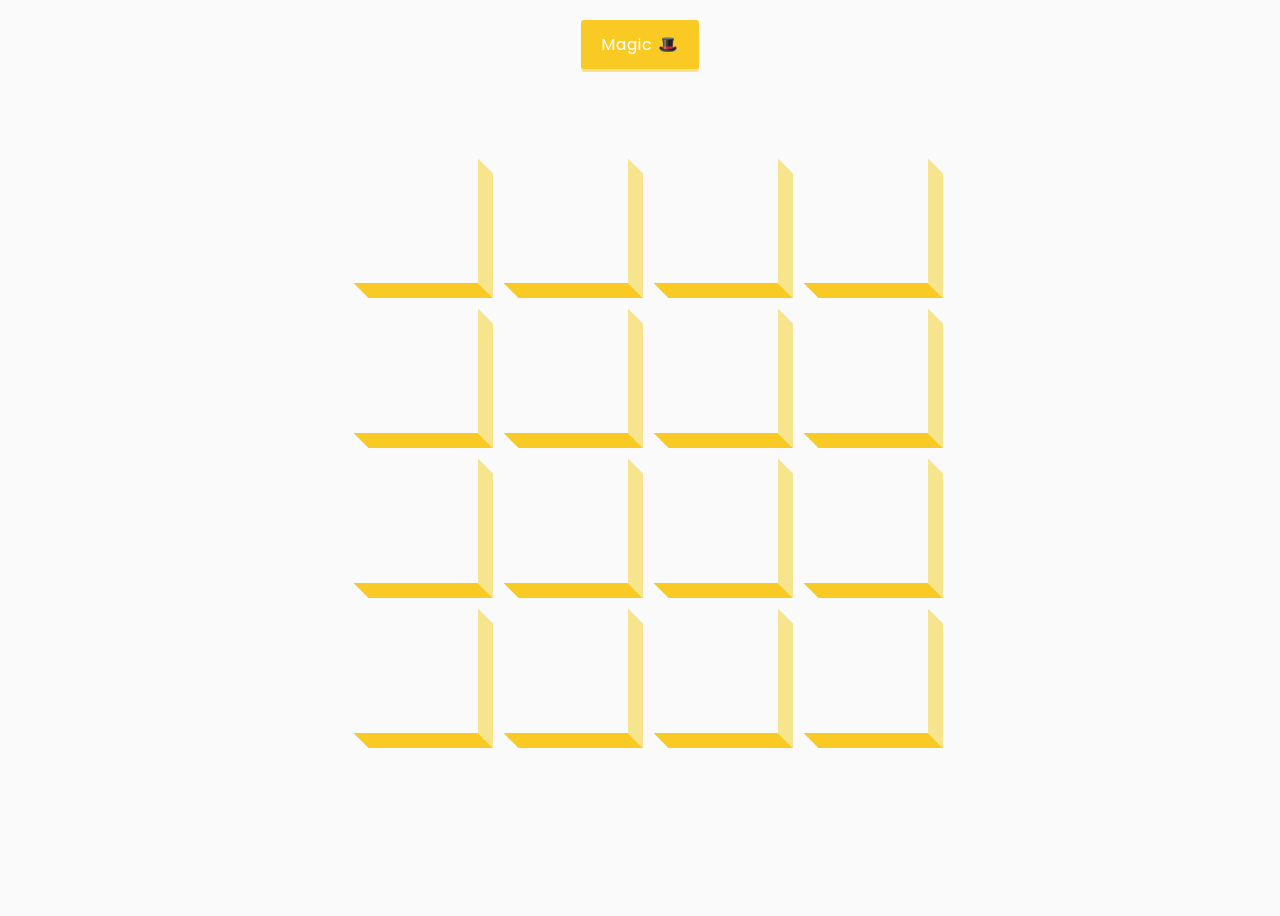
<file: 3D background boxes/index.html>
<!DOCTYPE html>
<html lang="en">
  <head>
    <meta charset="UTF-8" />
    <meta name="viewport" content="width=device-width, initial-scale=1.0" />
    <link
      rel="stylesheet"
      href="https://cdnjs.cloudflare.com/ajax/libs/font-awesome/5.14.0/css/all.min.css"
      integrity="sha512-1PKOgIY59xJ8Co8+NE6FZ+LOAZKjy+KY8iq0G4B3CyeY6wYHN3yt9PW0XpSriVlkMXe40PTKnXrLnZ9+fkDaog=="
      crossorigin="anonymous"
    />
    <link rel="stylesheet" href="style.css" />
    <title>3D Boxes Background</title>
  </head>
  <body>
    <button id="btn" class="magic">Magic 🎩</button>
    <div id="boxes" class="boxes big"></div>
    <script src="script.js"></script>
  </body>
</html>
</file>
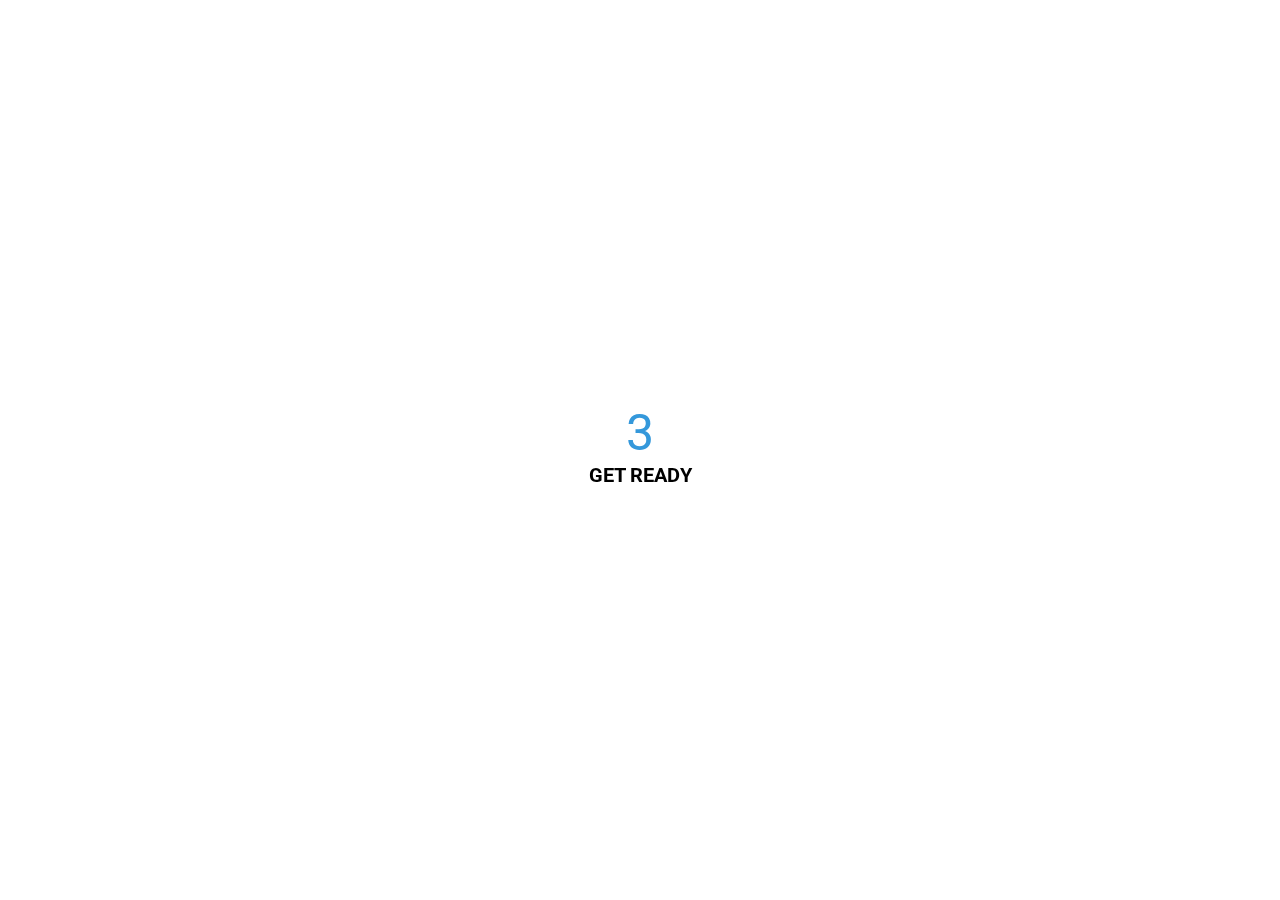
<file: animated countdown/index.html>
<!DOCTYPE html>
<html lang="en">
  <head>
    <meta charset="UTF-8" />
    <meta name="viewport" content="width=device-width, initial-scale=1.0" />
    <link rel="stylesheet" href="style.css" />
    <title>Animated Countdown</title>
  </head>
  <body>
    <div class="counter">
      <div class="nums">
        <span class="in">3</span>
        <span>2</span>
        <span>1</span>
        <span>0</span>
      </div>
      <h4>Get Ready</h4>
    </div>

    <div class="final">
      <h1>GO</h1>
      <button id="replay">
        <span>Replay</span>
      </button>
    </div>
    <script src="script.js"></script>
  </body>
</html>
</file>
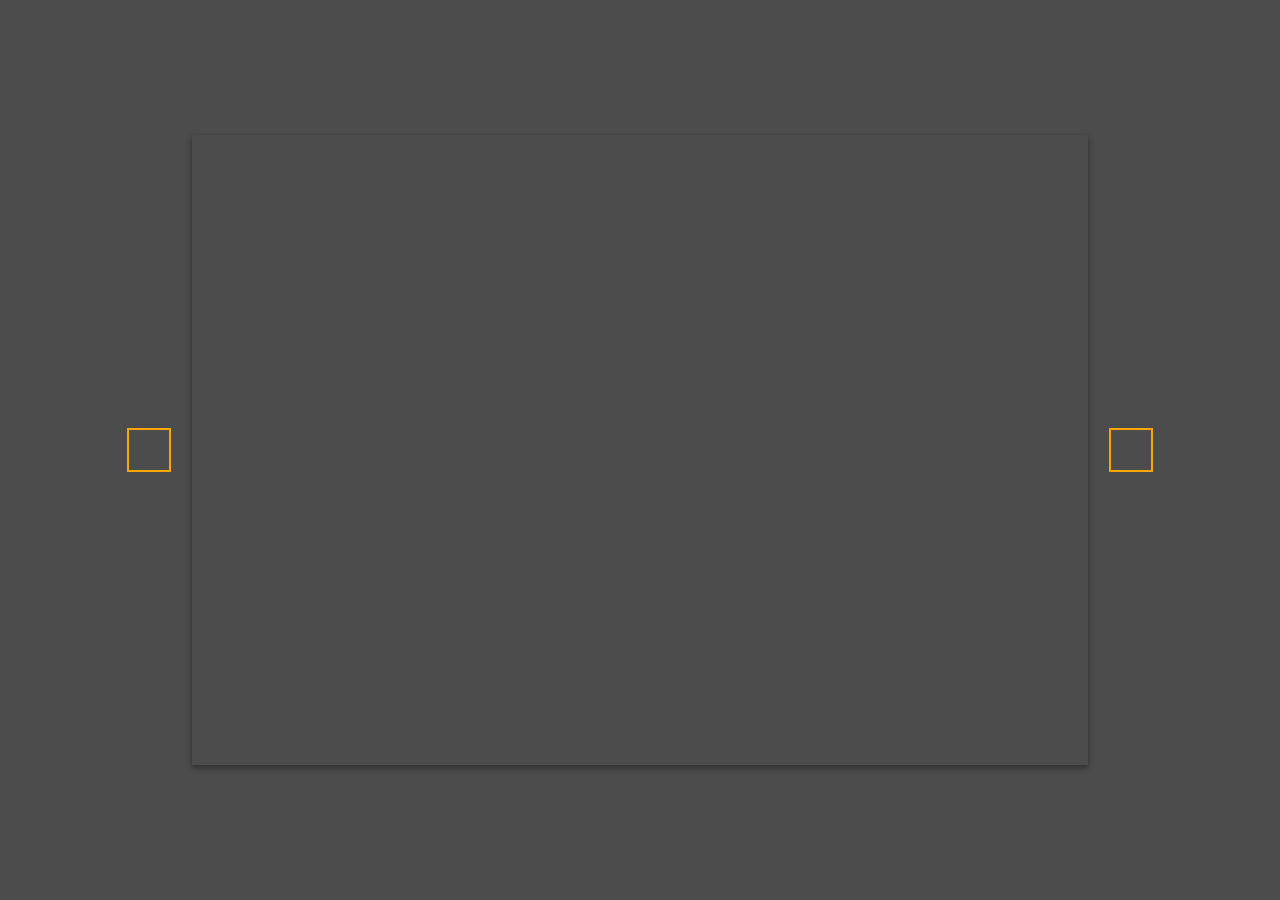
<file: background slider/index.html>
<!DOCTYPE html>
<html lang="en">
  <head>
    <meta charset="UTF-8" />
    <meta name="viewport" content="width=device-width, initial-scale=1.0" />
    <link
      rel="stylesheet"
      href="https://cdnjs.cloudflare.com/ajax/libs/font-awesome/5.14.0/css/all.min.css"
      integrity="sha512-1PKOgIY59xJ8Co8+NE6FZ+LOAZKjy+KY8iq0G4B3CyeY6wYHN3yt9PW0XpSriVlkMXe40PTKnXrLnZ9+fkDaog=="
      crossorigin="anonymous"
    />
    <link rel="stylesheet" href="style.css" />
    <title>Background Slider</title>
  </head>
  <body>
    <div class="slider-container">
      <div
        class="slide active"
        style="
          background-image: url('https://images.unsplash.com/photo-1549880338-65ddcdfd017b?ixlib=rb-1.2.1&ixid=eyJhcHBfaWQiOjEyMDd9&auto=format&fit=crop&w=2100&q=80');
        "
      ></div>
      <div
        class="slide"
        style="
          background-image: url('https://images.unsplash.com/photo-1511593358241-7eea1f3c84e5?ixlib=rb-1.2.1&ixid=eyJhcHBfaWQiOjEyMDd9&auto=format&fit=crop&w=1934&q=80');
        "
      ></div>

      <div
        class="slide"
        style="
          background-image: url('https://images.unsplash.com/photo-1495467033336-2effd8753d51?ixlib=rb-1.2.1&ixid=eyJhcHBfaWQiOjEyMDd9&auto=format&fit=crop&w=2100&q=80');
        "
      ></div>

      <div
        class="slide"
        style="
          background-image: url('https://images.unsplash.com/photo-1522735338363-cc7313be0ae0?ixlib=rb-1.2.1&ixid=eyJhcHBfaWQiOjEyMDd9&auto=format&fit=crop&w=2689&q=80');
        "
      ></div>

      <div
        class="slide"
        style="
          background-image: url('https://images.unsplash.com/photo-1559087867-ce4c91325525?ixlib=rb-1.2.1&ixid=eyJhcHBfaWQiOjEyMDd9&auto=format&fit=crop&w=2100&q=80');
        "
      ></div>

      <button class="arrow left-arrow" id="left">
        <i class="fas fa-arrow-left"></i>
      </button>

      <button class="arrow right-arrow" id="right">
        <i class="fas fa-arrow-right"></i>
      </button>
    </div>
    <script src="script.js"></script>
  </body>
</html>
</file>
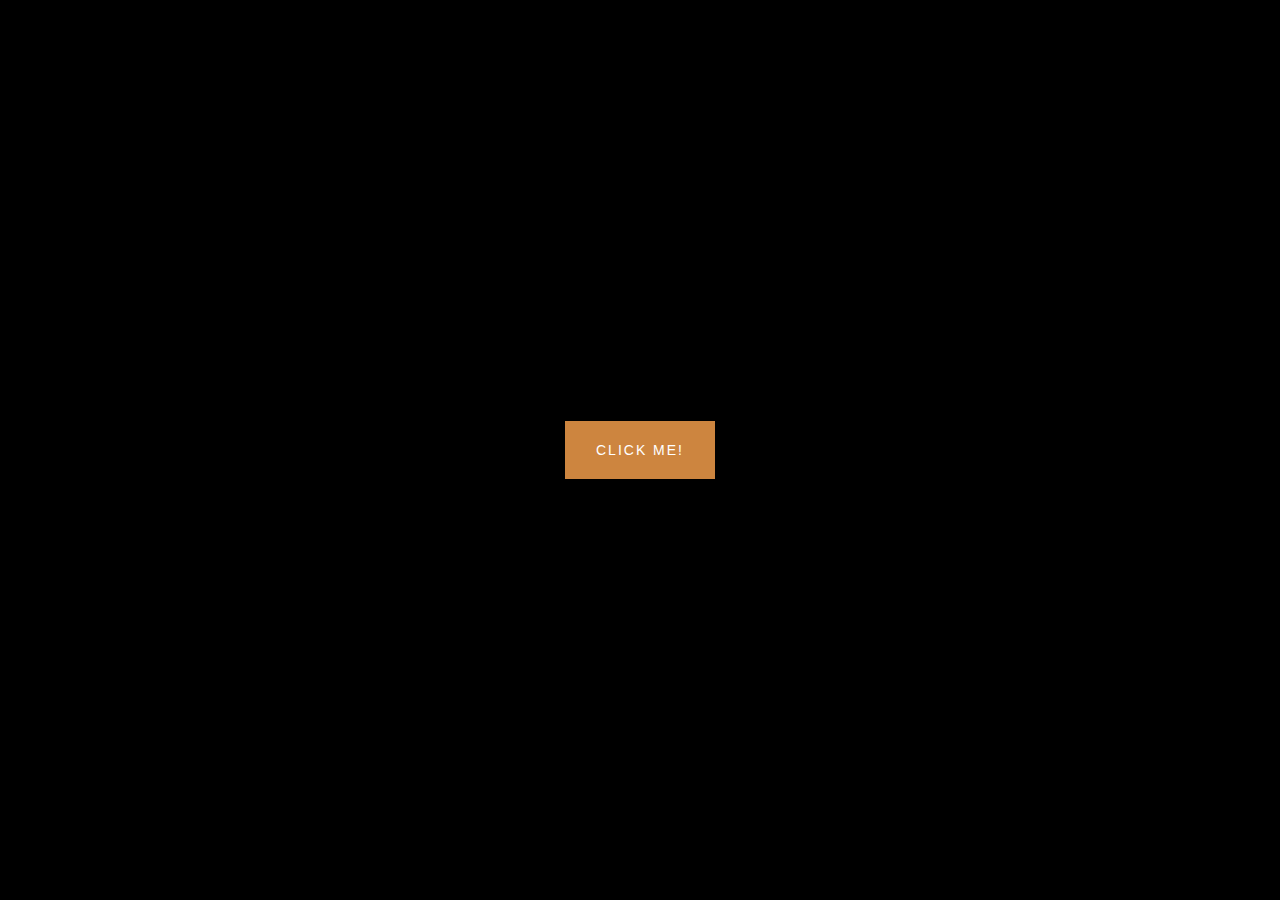
<file: button ripple effect/index.html>
<!DOCTYPE html>
<html lang="en">
<head>
    <meta charset="UTF-8">
    <meta name="viewport" content="width=device-width, initial-scale=1.0">
    <link rel="stylesheet" href="style.css">
    <title>Document</title>
</head>
<body>
    <button class="ripple">Click Me! <span class="circle"></span></button>

    <script src="script.js"></script>
</body>
</html>
</file>
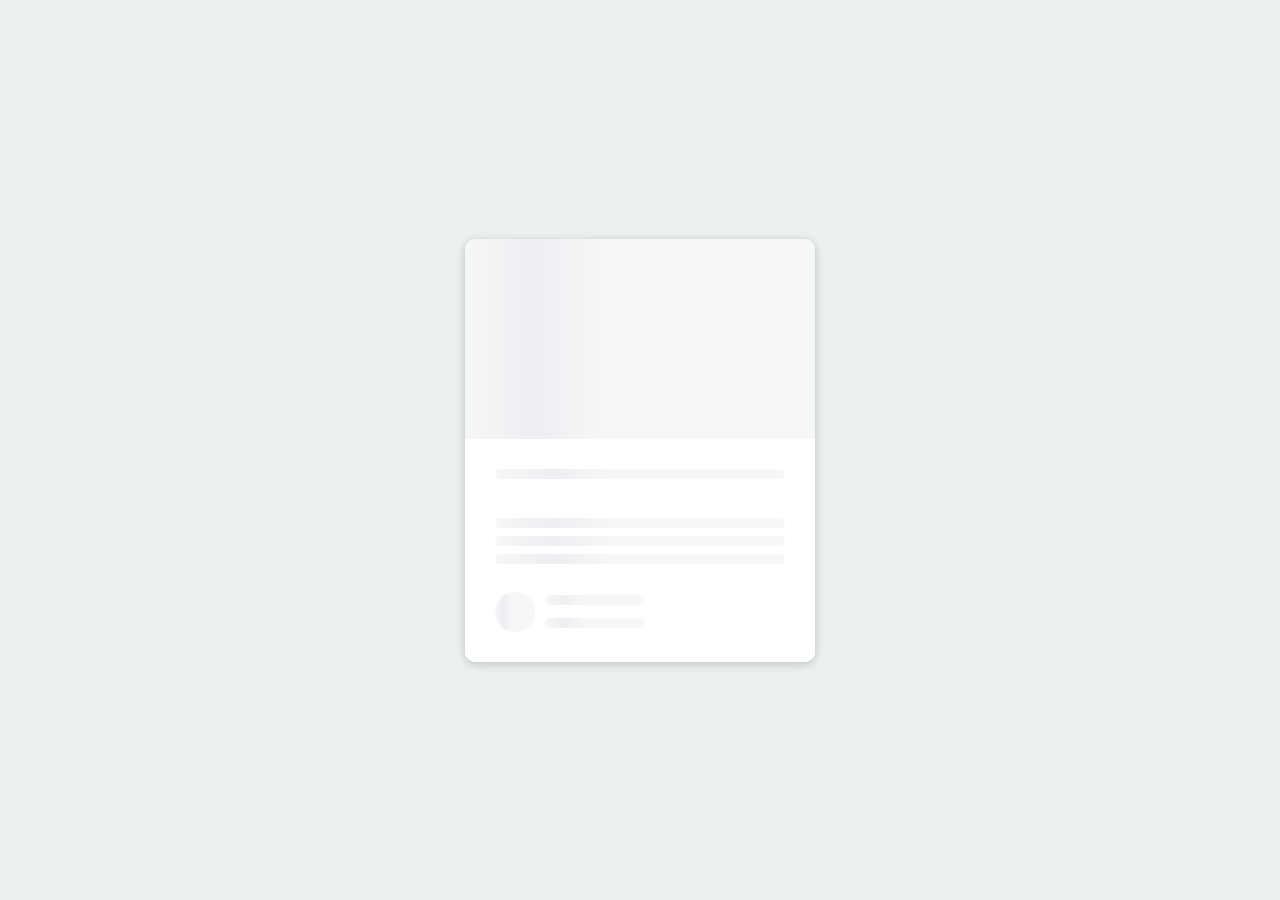
<file: content palceholder/index.html>
<!DOCTYPE html>
<html lang="en">
  <head>
    <meta charset="UTF-8" />
    <meta name="viewport" content="width=device-width, initial-scale=1.0" />
    <link rel="stylesheet" href="style.css" />
    <title>Content Placeholder</title>
  </head>
  <body>
    <div class="card">
      <div class="card-header animated-bg" id="header">&nbsp;</div>

      <div class="card-content">
        <h3 class="card-title animated-bg animated-bg-text" id="title">
          &nbsp;
        </h3>
        <p class="card-excerpt" id="excerpt">
          &nbsp;
          <span class="animated-bg animated-bg-text">&nbsp;</span>
          <span class="animated-bg animated-bg-text">&nbsp;</span>
          <span class="animated-bg animated-bg-text">&nbsp;</span>
        </p>
        <div class="author">
          <div class="profile-img animated-bg" id="profile_img">&nbsp;</div>
          <div class="author-info">
            <strong class="animated-bg animated-bg-text" id="name"
              >&nbsp;</strong
            >
            <small class="animated-bg animated-bg-text" id="date">&nbsp;</small>
          </div>
        </div>
      </div>
    </div>

    <script src="script.js"></script>
  </body>
</html>
</file>
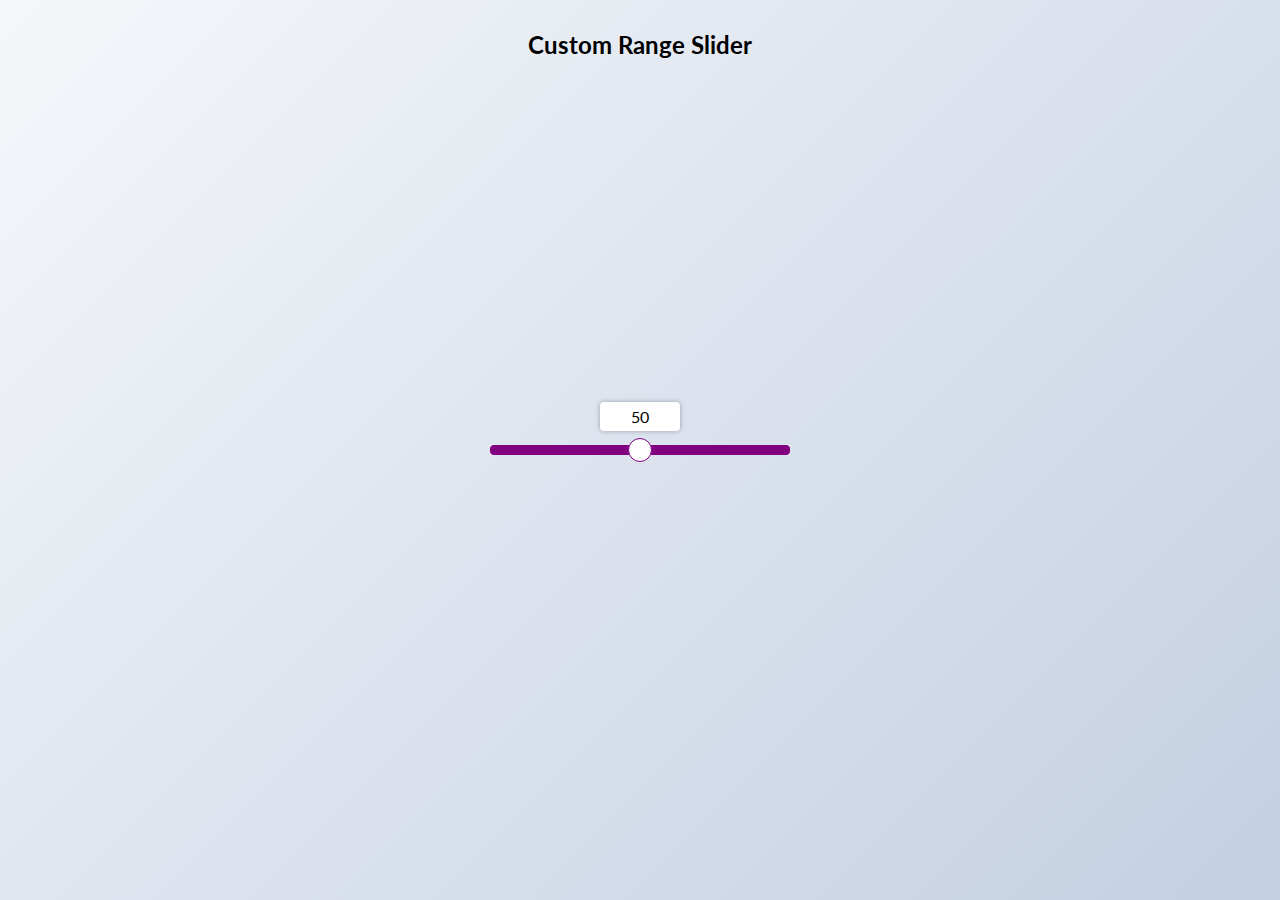
<file: custom range slider/index.html>
<!DOCTYPE html>
<html lang="en">
  <head>
    <meta charset="UTF-8" />
    <meta name="viewport" content="width=device-width, initial-scale=1.0" />
    <link rel="stylesheet" href="style.css" />
    <title>Custom Range Slider</title>
  </head>
  <body>
    <h2>Custom Range Slider</h2>
    <div class="range-container">
      <input type="range" id="range" min="0" max="100">
      <label for="range">50</label>
    </div>

    <script src="script.js"></script>
  </body>
</html>
</file>
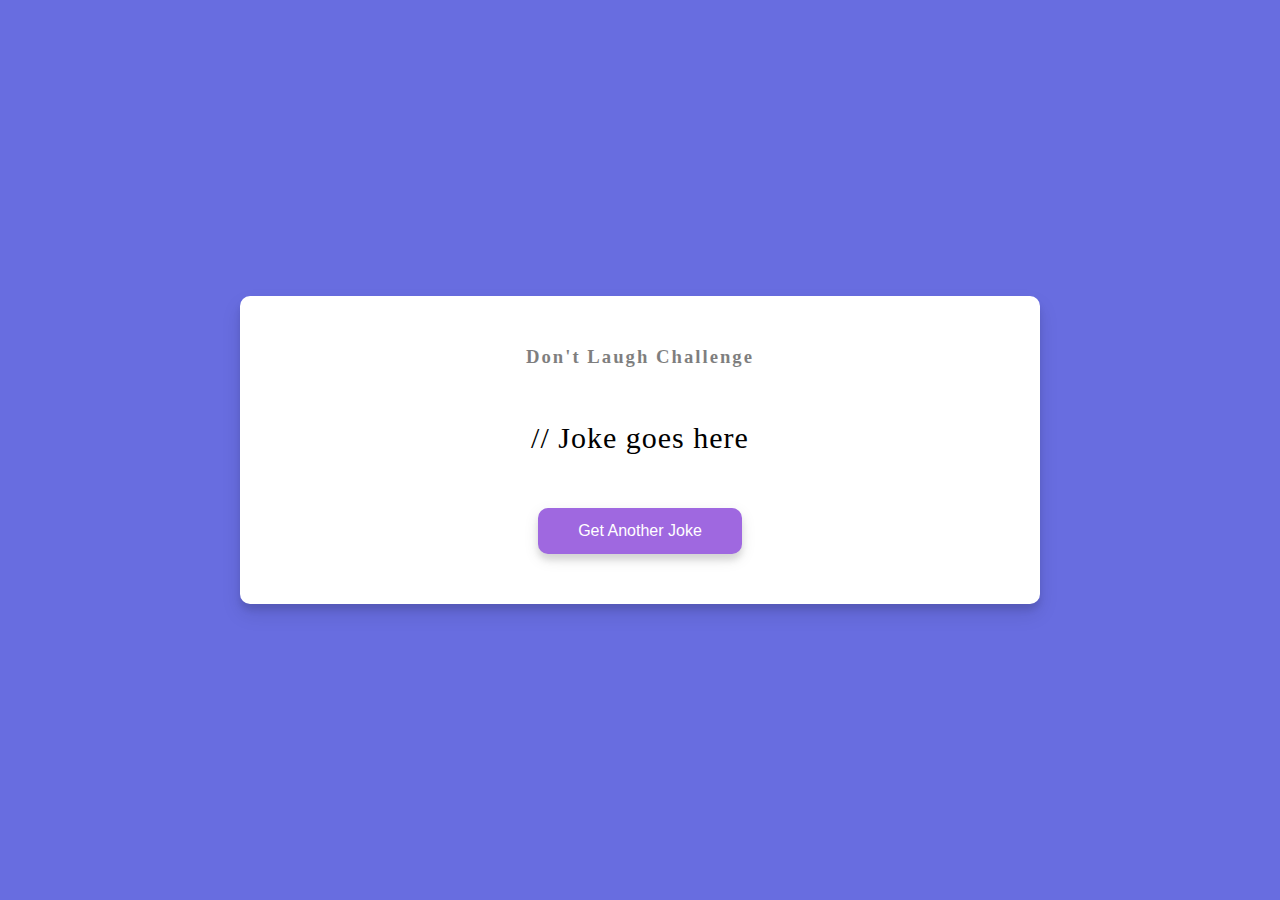
<file: Dad jokes/index.html>
<!DOCTYPE html>
<html lang="en">
  <head>
    <meta charset="UTF-8" />
    <meta name="viewport" content="width=device-width, initial-scale=1.0" />
    <link rel="stylesheet" href="style.css" />
    <title>Dad Jokes</title>
  </head>
  <body>
    <div class="container">
      <h3>Don't Laugh Challenge</h3>
      <div id="joke" class="joke">// Joke goes here</div>
      <button id="jokeBtn" class="btn">Get Another Joke</button>
    </div>
    <script src="script.js"></script>
  </body>
</html>
</file>
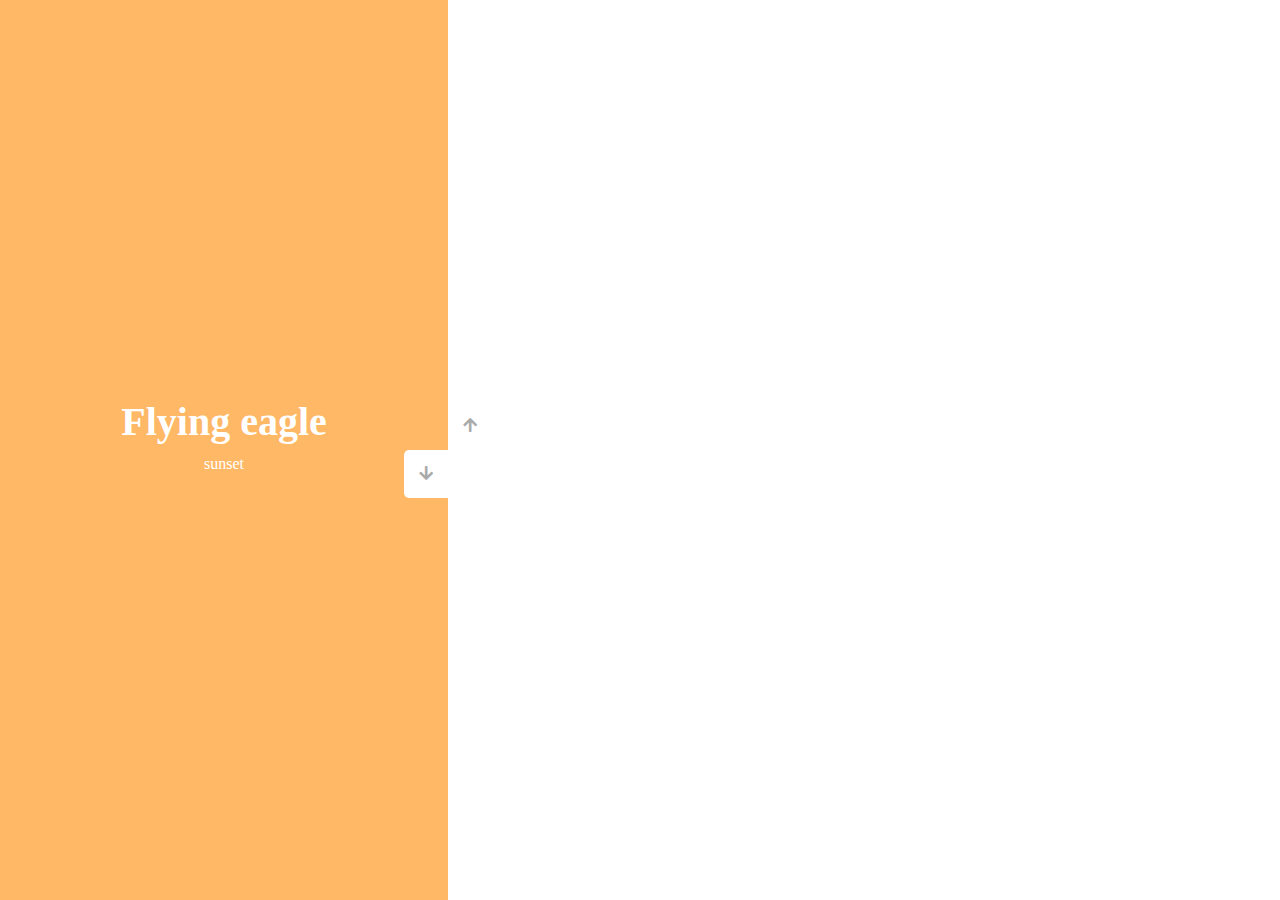
<file: double vertical slider/index.html>
<!DOCTYPE html>
<html lang="en">
  <head>
    <meta charset="UTF-8" />
    <meta name="viewport" content="width=device-width, initial-scale=1.0" />
    <link rel="stylesheet" href="https://cdnjs.cloudflare.com/ajax/libs/font-awesome/5.15.1/css/all.min.css" />
    <link rel="stylesheet" href="style.css" />
    <title>Vertical Slider</title>
  </head>
  <body>
    <div class="slider-container">
      <div class="left-slide">
        <div style="background-color: #FD3555">
          <h1>Nature flower</h1>
          <p>all in pink</p>
        </div>
        <div style="background-color: #2A86BA">
          <h1>Bluuue Sky</h1>
          <p>mountains</p>
        </div>
        <div style="background-color: #252E33">
          <h1>Lonely castle</h1>
          <p>wilderness</p>
        </div>
        <div style="background-color: #FFB866">
          <h1>Flying eagle</h1>
          <p>sunset</p>
        </div>
      </div>
      <div class="right-slide">
        <div style="background-image: url('https://images.unsplash.com/photo-1508768787810-6adc1f613514?ixlib=rb-0.3.5&ixid=eyJhcHBfaWQiOjEyMDd9&s=e27f6661df21ed17ab5355b28af8df4e&auto=format&fit=crop&w=1350&q=80')"></div>
        <div style="background-image: url('https://images.unsplash.com/photo-1519981593452-666cf05569a9?ixlib=rb-0.3.5&ixid=eyJhcHBfaWQiOjEyMDd9&s=90ed8055f06493290dad8da9584a13f7&auto=format&fit=crop&w=715&q=80')"></div>
        <div style="background-image: url('https://images.unsplash.com/photo-1486899430790-61dbf6f6d98b?ixlib=rb-0.3.5&ixid=eyJhcHBfaWQiOjEyMDd9&s=8ecdee5d1b3ed78ff16053b0227874a2&auto=format&fit=crop&w=1002&q=80')"></div>
        <div style="background-image: url('https://images.unsplash.com/photo-1510942201312-84e7962f6dbb?ixlib=rb-0.3.5&ixid=eyJhcHBfaWQiOjEyMDd9&s=da4ca7a78004349f1b63f257e50e4360&auto=format&fit=crop&w=1050&q=80')"></div>
      </div>
      <div class="action-buttons">
        <button class="down-button">
          <i class="fas fa-arrow-down"></i>
        </button>
        <button class="up-button">
          <i class="fas fa-arrow-up"></i>
        </button>
      </div>
    </div>

    <script src="script.js"></script>
  </body>
</html>
</file>
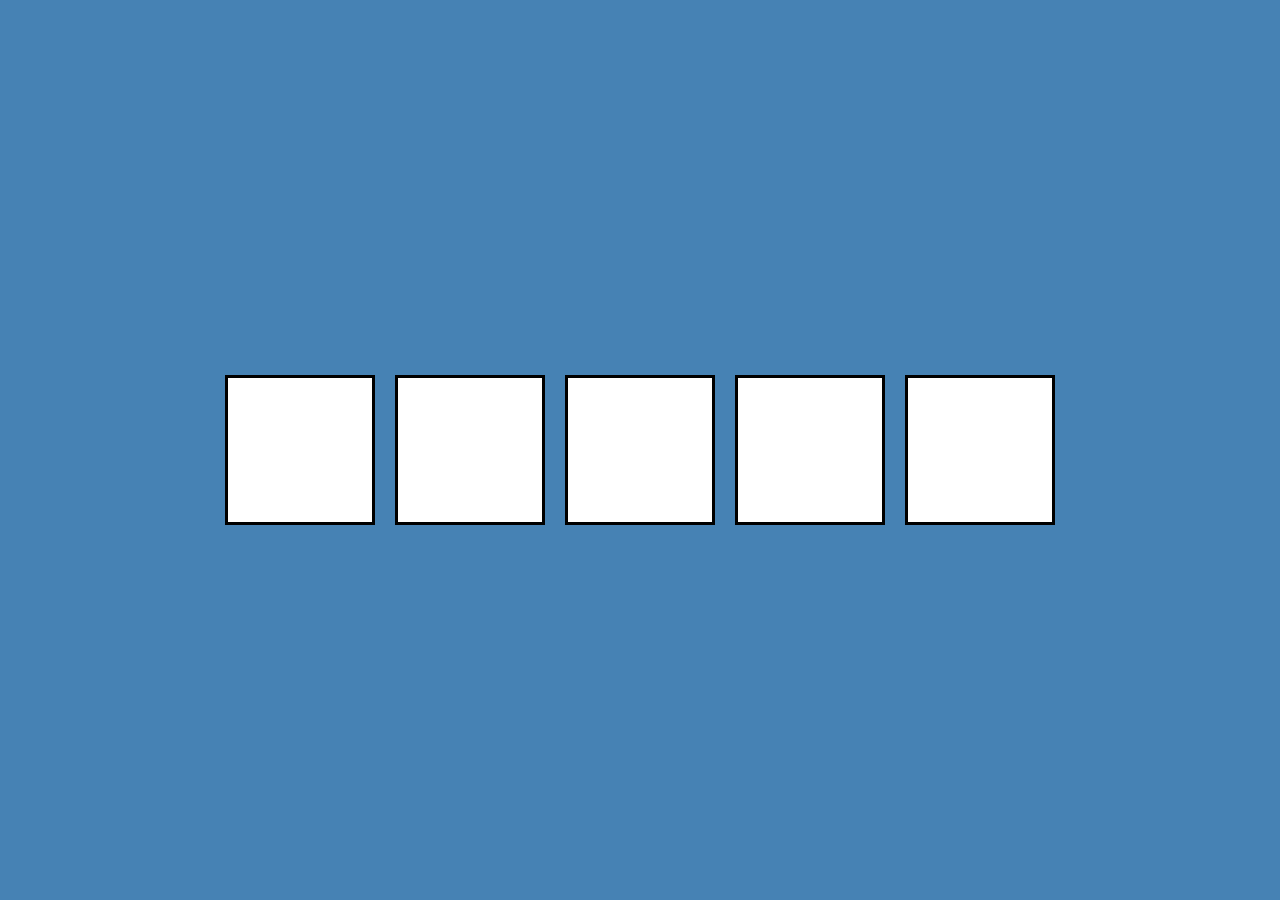
<file: Drag and Drop/index.html>
<!DOCTYPE html>
<html lang="en">
  <head>
    <meta charset="UTF-8" />
    <meta name="viewport" content="width=device-width, initial-scale=1.0" />
    <link rel="stylesheet" href="style.css" />
    <title>Document</title>
  </head>
  <body>
    <div class="empty">
      <div class="fill" draggable="true"></div>
    </div>
    <div class="empty"></div>
    <div class="empty"></div>
    <div class="empty"></div>
    <div class="empty"></div>

    <script src="script.js"></script>
  </body>
</html>
</file>
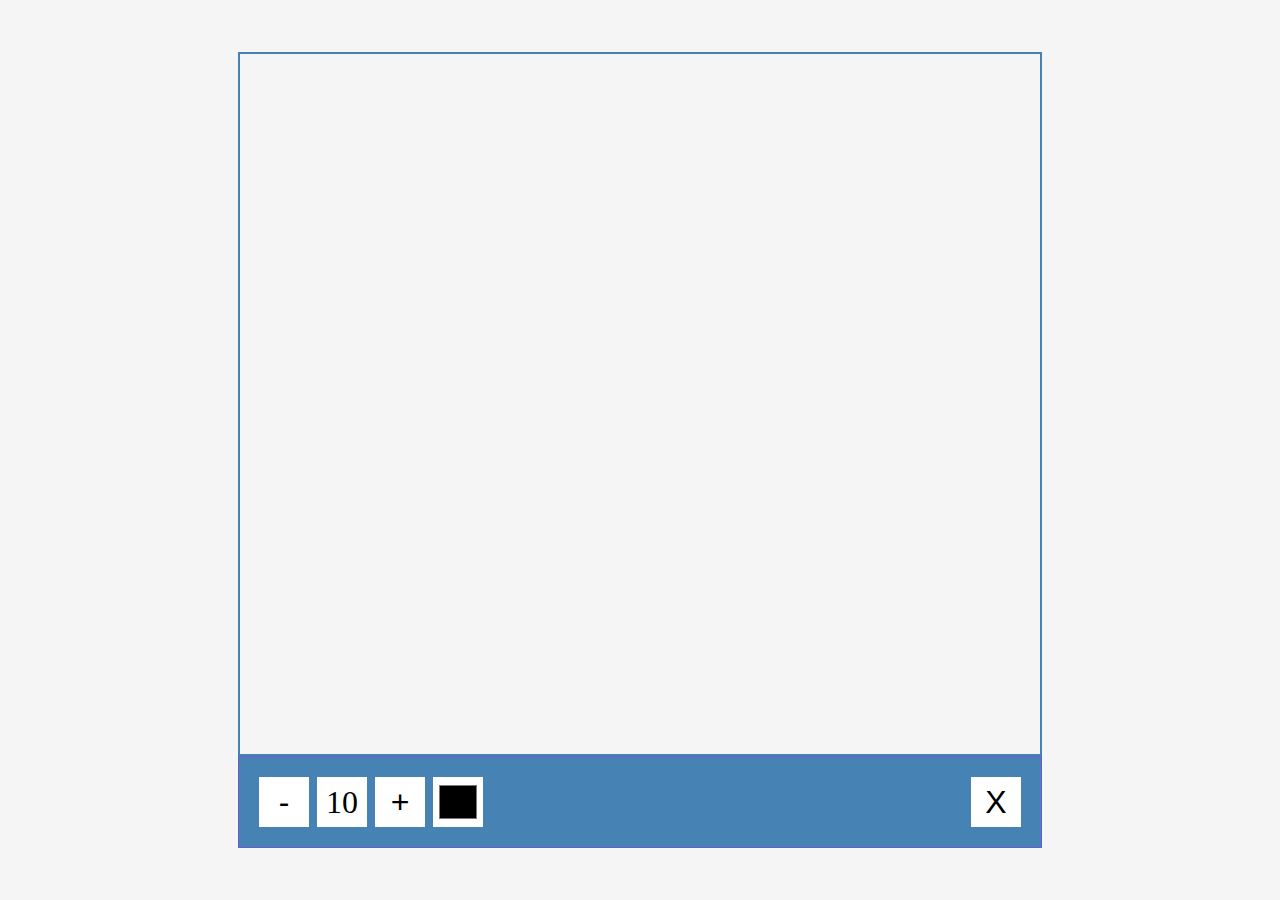
<file: Drawing apps/index.html>
<!DOCTYPE html>
<html lang="en">
  <head>
    <meta charset="UTF-8" />
    <meta name="viewport" content="width=device-width, initial-scale=1.0" />
    <link rel="stylesheet" href="style.css" />
    <title>Drawing App</title>
  </head>
  <body>
    <canvas id="canvas" width="800" height="700"></canvas>
    <div class="toolbox">
      <button id="decrease">-</button>
      <span id="size">10</span>
      <button id="increase">+</button>
      <input type="color" id="color">
      <button id="clear">X</button>
    </div>

    <script src="script.js"></script>
  </body>
</html>
</file>
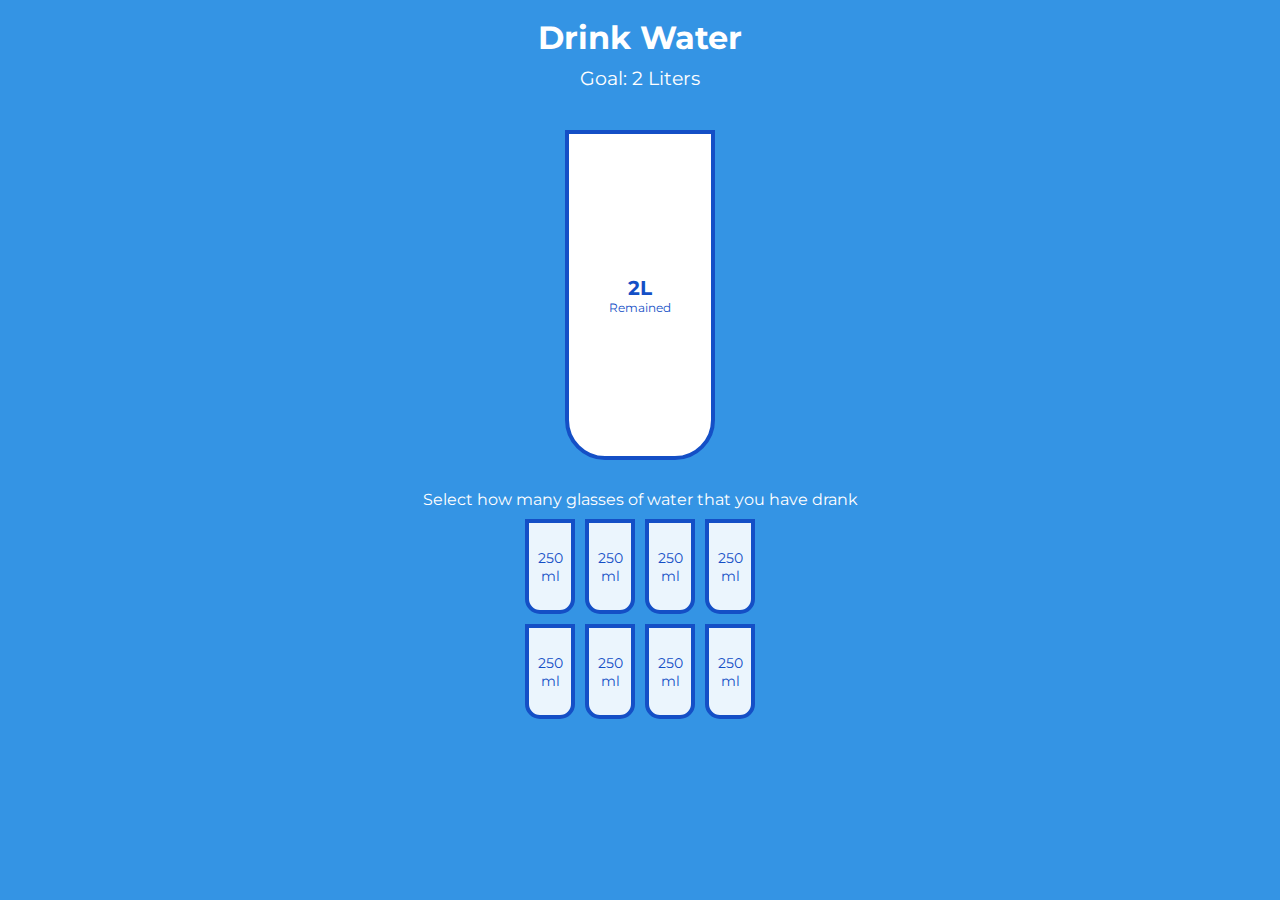
<file: drink water/index.html>
<!DOCTYPE html>
<html lang="en">
  <head>
    <meta charset="UTF-8" />
    <meta name="viewport" content="width=device-width, initial-scale=1.0" />
    <link rel="stylesheet" href="style.css" />
    <title>Drink Water</title>
  </head>
  <body>
    <h1>Drink Water</h1>
    <h3>Goal: 2 Liters</h3>

    <div class="cup">
      <div class="remained" id="remained">
        <span id="liters"></span>
        <small>Remained</small>
      </div>

      <div class="percentage" id="percentage"></div>
    </div>

    <p class="text">Select how many glasses of water that you have drank</p>

    <div class="cups">
      <div class="cup cup-small">250 ml</div>
      <div class="cup cup-small">250 ml</div>
      <div class="cup cup-small">250 ml</div>
      <div class="cup cup-small">250 ml</div>
      <div class="cup cup-small">250 ml</div>
      <div class="cup cup-small">250 ml</div>
      <div class="cup cup-small">250 ml</div>
      <div class="cup cup-small">250 ml</div>
    </div>

    <script src="script.js"></script>
  </body>
</html>
</file>
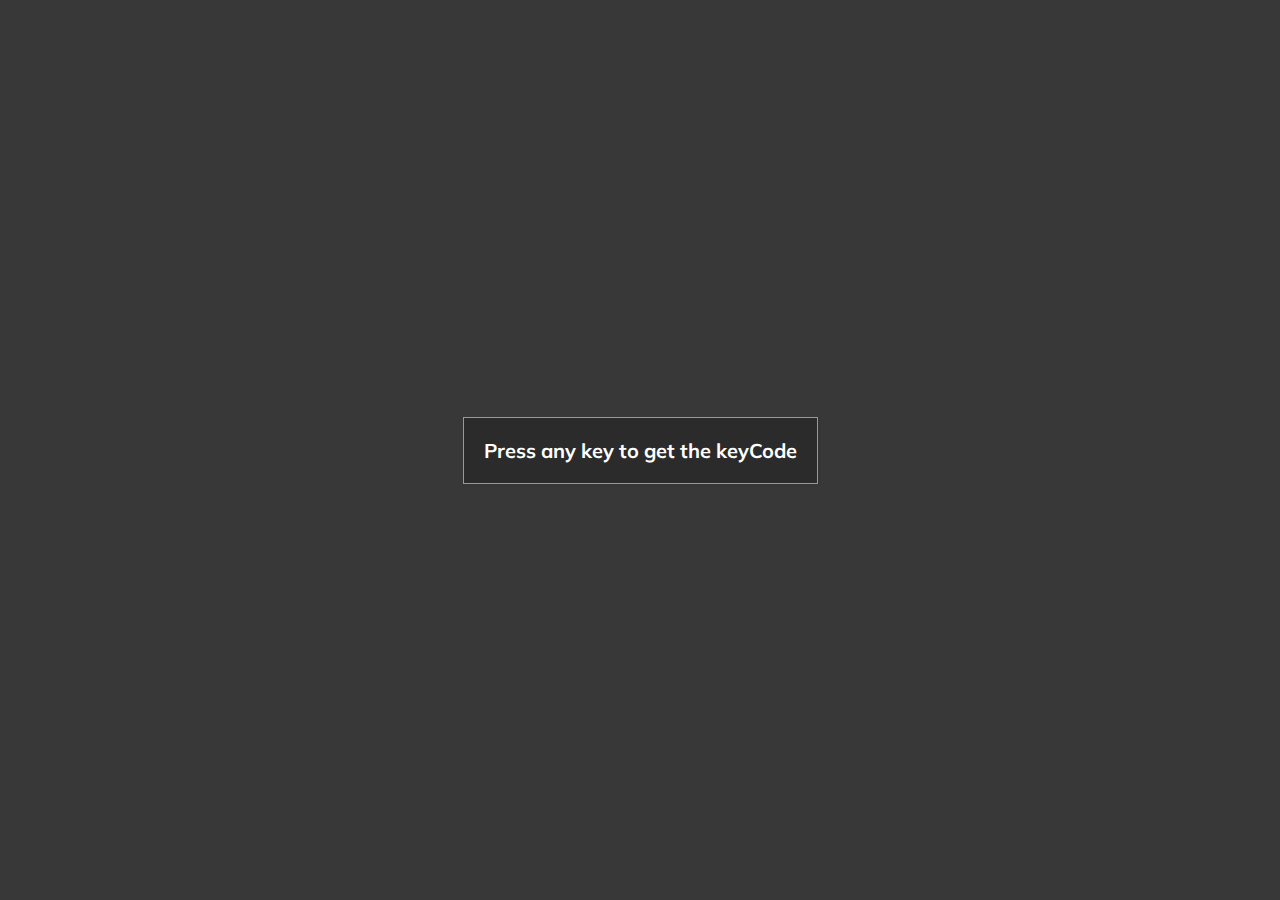
<file: event key/index.html>
<!DOCTYPE html>
<html lang="en">
  <head>
    <meta charset="UTF-8" />
    <meta name="viewport" content="width=device-width, initial-scale=1.0" />
    <link rel="stylesheet" href="style.css" />
    <title>Event KeyCodes</title>
  </head>
  <body>
    <div id="insert">
      <div class="key">
        Press any key to get the keyCode
      </div>
    </div>
    <script src="script.js"></script>
  </body>
</html>
</file>
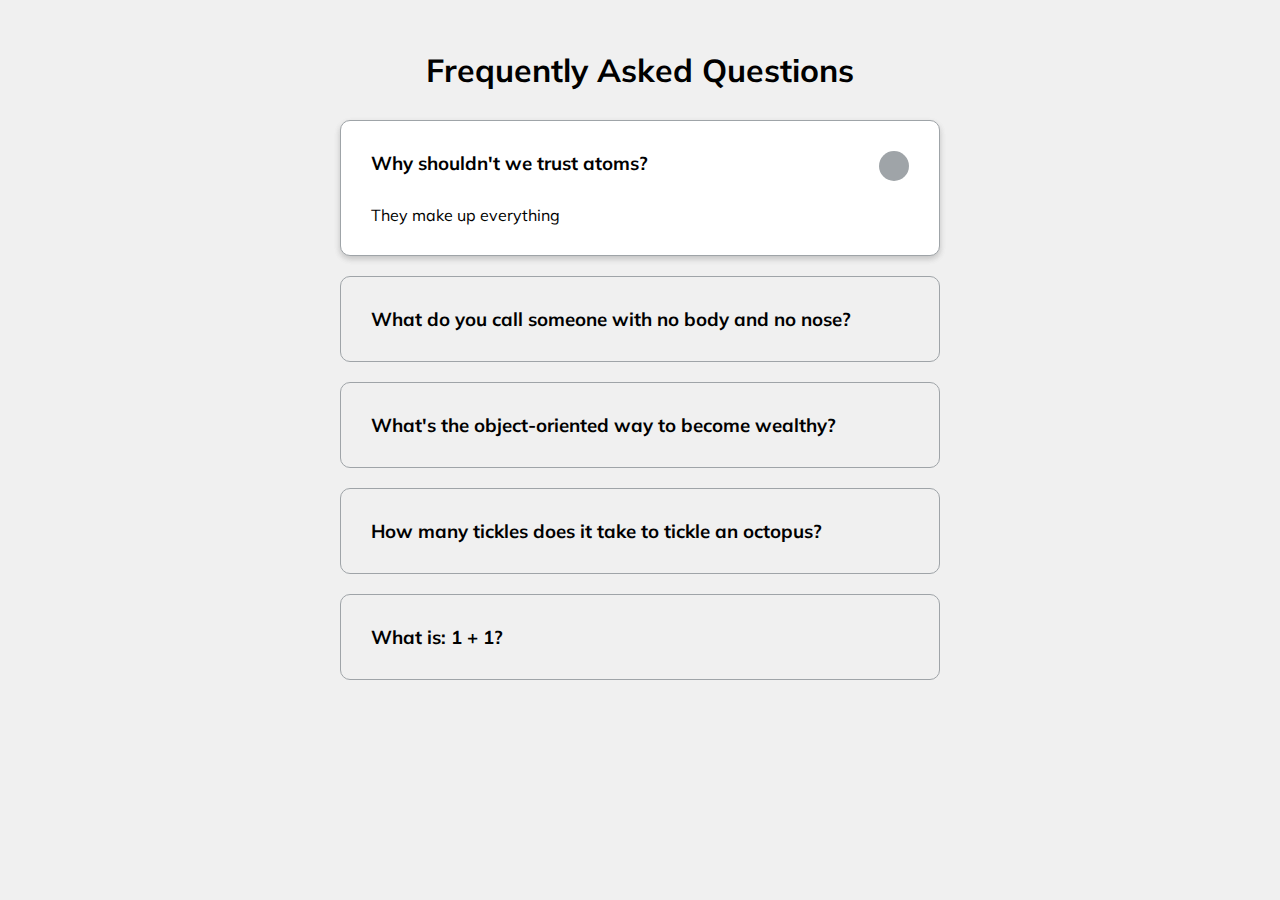
<file: faq collapse/index.html>
<!DOCTYPE html>
<html lang="en">
  <head>
    <meta charset="UTF-8" />
    <meta name="viewport" content="width=device-width, initial-scale=1.0" />
    <link rel="stylesheet" href="https://cdnjs.cloudflare.com/ajax/libs/font-awesome/5.14.0/css/all.min.css" integrity="sha512-1PKOgIY59xJ8Co8+NE6FZ+LOAZKjy+KY8iq0G4B3CyeY6wYHN3yt9PW0XpSriVlkMXe40PTKnXrLnZ9+fkDaog==" crossorigin="anonymous" />
    <link rel="stylesheet" href="style.css" />
    <title>FAQ</title>
  </head>
  <body>
    <h1>Frequently Asked Questions</h1>
    <div class="faq-container">
      <div class="faq active">
        <h3 class="faq-title">
          Why shouldn't we trust atoms?
        </h3>

        <p class="faq-text">
          They make up everything
        </p>

        <button class="faq-toggle">
          <i class="fas fa-chevron-down"></i>
          <i class="fas fa-times"></i>
        </button>
      </div>

      <div class="faq">
        <h3 class="faq-title">
          What do you call someone with no body and no nose?
        </h3>
        <p class="faq-text">
          Nobody knows.
        </p>
        <button class="faq-toggle">
          <i class="fas fa-chevron-down"></i>
          <i class="fas fa-times"></i>
        </button>
      </div>
      
      <div class="faq">
        <h3 class="faq-title">
          What's the object-oriented way to become wealthy?
        </h3>
        <p class="faq-text">
          Inheritance.
        </p>
        <button class="faq-toggle">
          <i class="fas fa-chevron-down"></i>
          <i class="fas fa-times"></i>
        </button>
      </div>
      
      <div class="faq">
        <h3 class="faq-title">
          How many tickles does it take to tickle an octopus?
        </h3>
        <p class="faq-text">
          Ten-tickles!
        </p>
        <button class="faq-toggle">
          <i class="fas fa-chevron-down"></i>
          <i class="fas fa-times"></i>
        </button>
      </div>
      
      <div class="faq">
        <h3 class="faq-title">
          What is: 1 + 1?
        </h3>
        <p class="faq-text">
          Depends on who are you asking.
        </p>
        <button class="faq-toggle">
          <i class="fas fa-chevron-down"></i>
          <i class="fas fa-times"></i>
        </button>
      </div>
    </div>
    <script src="script.js"></script>
  </body>
</html>
</file>
<file: 3D background boxes/style.css>
@import url('https://fonts.googleapis.com/css2?family=Roboto:wght@400;700&display=swap');
@import url('https://fonts.googleapis.com/css2?family=Poppins&display=swap');

* {
  box-sizing: border-box;
}

body {
  background-color: #fafafa;
  font-family: 'Roboto', sans-serif;
  display: flex;
  flex-direction: column;
  align-items: center;
  justify-content: center;
  height: 100vh;
  overflow: hidden;
}

.magic {
  background-color: #f9ca24;
  color: #fff;
  font-family: 'Poppins', sans-serif;
  border: 0;
  border-radius: 3px;
  font-size: 16px;
  padding: 12px 20px;
  cursor: pointer;
  position: fixed;
  top: 20px;
  letter-spacing: 1px;
  box-shadow: 0 3px rgba(249, 202, 36, 0.5);
  z-index: 100;
}

.magic:focus {
  outline: none;
}

.magic:active {
  box-shadow: none;
  transform: translateY(2px);
}

.boxes {
  display: flex;
  flex-wrap: wrap;
  justify-content: space-around;
  height: 500px;
  width: 500px;
  position: relative;
  transition: 0.4s ease;
}

.boxes.big {
  width: 600px;
  height: 600px;
}

.boxes.big .box {
  transform: rotateZ(360deg);
}

.box {
  background-image: url('https://media.giphy.com/media/EZqwsBSPlvSda/giphy.gif');
  background-repeat: no-repeat;
  background-size: 500px 500px;
  position: relative;
  height: 125px;
  width: 125px;
  transition: 0.4s ease;
}

.box::after {
  content: '';
  background-color: #f6e58d;
  position: absolute;
  top: 8px;
  right: -15px;
  height: 100%;
  width: 15px;
  transform: skewY(45deg);
}

.box::before {
  content: '';
  background-color: #f9ca24;
  position: absolute;
  bottom: -15px;
  left: 8px;
  height: 15px;
  width: 100%;
  transform: skewX(45deg);
}
</file>
<file: animated countdown/style.css>
@import url('https://fonts.googleapis.com/css2?family=Roboto:wght@400;700&display=swap');

* {
  box-sizing: border-box;
}

body {
  font-family: 'Roboto', sans-serif;
  margin: 0;
  height: 100vh;
  overflow: hidden;
}

h4 {
  font-size: 20px;
  margin: 5px;
  text-transform: uppercase;
}

.counter {
  position: fixed;
  top: 50%;
  left: 50%;
  transform: translate(-50%, -50%);
  text-align: center;
}

.counter.hide {
  transform: translate(-50%, -50%) scale(0);
  animation: hide 0.2s ease-out;
}

@keyframes hide {
  0% {
    transform: translate(-50%, -50%) scale(1);
  }

  100% {
    transform: translate(-50%, -50%) scale(0);
  }
}

.final {
  position: fixed;
  top: 50%;
  left: 50%;
  transform: translate(-50%, -50%) scale(0);
  text-align: center;
}

.final.show {
  transform: translate(-50%, -50%) scale(1);
  animation: show 0.2s ease-out;
}

@keyframes show {
  0% {
    transform: translate(-50%, -50%) scale(0);
  }

  30% {
    transform: translate(-50%, -50%) scale(1.4);
  }

  100% {
    transform: translate(-50%, -50%) scale(1);
  }
}

.nums {
  color: #3498db;
  font-size: 50px;
  position: relative;
  overflow: hidden;
  width: 250px;
  height: 50px;
}

.nums span {
  position: absolute;
  top: 50%;
  left: 50%;
  transform: translate(-50%, -50%) rotate(120deg);
  transform-origin: bottom center;
}

.nums span.in {
  transform: translate(-50%, -50%) rotate(0deg);
  animation: goIn 0.5s ease-in-out;
}

.nums span.out {
  animation: goOut 0.5s ease-in-out;
}

@keyframes goIn {
  0% {
    transform: translate(-50%, -50%) rotate(120deg);
  }

  30% {
    transform: translate(-50%, -50%) rotate(-20deg);
  }

  60% {
    transform: translate(-50%, -50%) rotate(10deg);
  }

  100% {
    transform: translate(-50%, -50%) rotate(0deg);
  }
}

@keyframes goOut {
  0% {
    transform: translate(-50%, -50%) rotate(0deg);
  }

  60% {
    transform: translate(-50%, -50%) rotate(20deg);
  }

  100% {
    transform: translate(-50%, -50%) rotate(-120deg);
  }
}

#replay{
  background-color: #3498db;
  border-radius: 3px;
  border: none;
  color: aliceblue;
  padding: 5px;
  text-align: center;
  display: inline-block;
  cursor: pointer;
  transition: all 0.3s;
}

#replay span{
  cursor: pointer;
  display: inline-block;
  position: relative;
  transition: 0.3s;
}

#replay span:after{
  content: '\00bb';
  position: absolute;
  opacity: 0;
  top: 0;
  right: -20px;
  transition: 0.5s;
}

#replay:hover span{
  padding-right: 25px;
}

#replay:hover span:after{
  opacity: 1;
  right: 0;
}
</file>
<file: background slider/style.css>
@import url('https://fonts.googleapis.com/css2?family=Roboto:wght@400;700&display=swap');

* {
  box-sizing: border-box;
}

body {
  font-family: 'Roboto', sans-serif;
  display: flex;
  flex-direction: column;
  align-items: center;
  justify-content: center;
  height: 100vh;
  overflow: hidden;
  margin: 0;
  background-position: center center;
  background-size: cover;
  transition: 0.4s;
}

body::before {
  content: '';
  position: absolute;
  top: 0;
  left: 0;
  width: 100%;
  height: 100vh;
  background-color: rgba(0, 0, 0, 0.7);
  z-index: -1;
}

.slider-container {
  box-shadow: 0 3px 6px rgba(0, 0, 0, 0.16), 0 3px 6px rgba(0, 0, 0, 0.23);
  height: 70vh;
  width: 70vw;
  position: relative;
  overflow: hidden;
}

.slide {
  opacity: 0;
  height: 100vh;
  width: 100vw;
  background-position: center center;
  background-size: cover;
  position: absolute;
  top: -15vh;
  left: -15vw;
  transition: 0.4s ease;
  z-index: 1;
}

.slide.active {
  opacity: 1;
}

.arrow {
  position: fixed;
  background-color: transparent;
  color: #fff;
  padding: 20px;
  font-size: 30px;
  border: 2px solid orange;
  top: 50%;
  transform: translateY(-50%);
  cursor: pointer;
}

.arrow:focus {
  outline: 0;
}

.left-arrow {
  left: calc(15vw - 65px);
}

.right-arrow {
  right: calc(15vw - 65px);
}
</file>
<file: button ripple effect/style.css>
* {
    padding: 0;
    margin: 0;
    box-sizing: border-box;
}

body {
    background-color: #000;
    font-family: 'Times New Roman', Times, serif;
    display: flex;
    flex-direction: column;
    align-items: center;
    justify-content: center;
    height: 100vh;
    overflow: hidden;
}

button {
    background-color: peru;
    color: #fff;
    border: 1px peru solid;
    font-size: 14px;
    text-transform: uppercase;
    letter-spacing: 2px;
    padding: 20px 30px;
    overflow: hidden;
    margin: 10px 0px;
    position: relative;
}

button:focus {
    outline: none;
}

button .circle {
    position: absolute;
    background-color: #fff;
    height: 100px;
    width: 100px;
    transform: translate(-50%, -50%) scale(0);
    border-radius: 50%;
    animation: scale 0.5s ease-out;
}

@keyframes scale {
    to {
        transform: translate(-50%, -50%) scale(3);
        opacity: 0;
    }
}
</file>
<file: content palceholder/style.css>
* {
    margin: 0;
    padding: 0;
    box-sizing: border-box;
}

body {
  background-color: #ecf0f1;
  font-family: 'Times New Roman', Times, serif;
  display: flex;
  align-items: center;
  justify-content: center;
  height: 100vh;
  overflow: hidden;
}

img {
  max-width: 100%;
}

.card {
  box-shadow: 0 2px 10px rgba(0, 0, 0, 0.2);
  border-radius: 10px;
  overflow: hidden;
  width: 350px;
}

.card-header {
  height: 200px;
}

.card-header img {
  object-fit: cover;
  height: 100%;
  width: 100%;
}

.card-content {
  background-color: #fff;
  padding: 30px;
}

.card-title {
  height: 20px;
  margin: 0;
}

.card-excerpt {
  color: #777;
  margin: 10px 0 20px;
}

.author {
  display: flex;
}

.profile-img {
  border-radius: 50%;
  overflow: hidden;
  height: 40px;
  width: 40px;
}

.author-info {
  display: flex;
  flex-direction: column;
  justify-content: space-around;
  margin-left: 10px;
  width: 100px;
}

.author-info small {
  color: #aaa;
  margin-top: 5px;
}

.animated-bg {
  background-image: linear-gradient(
    to right,
    #f6f7f8 0%,
    #edeef1 10%,
    #f6f7f8 20%,
    #f6f7f8 100%
  );
  background-size: 200% 100%;
  animation: bgPos 1s linear infinite;
}

.animated-bg-text {
  border-radius: 50px;
  display: inline-block;
  margin: 0;
  height: 10px;
  width: 100%;
}

@keyframes bgPos {
  0% {
    background-position: 50% 0;
  }

  100% {
    background-position: -150% 0;
  }
}
</file>
<file: custom range slider/style.css>
@import url('https://fonts.googleapis.com/css?family=Lato&display=swap');

* {
  box-sizing: border-box;
}

body {
  background-image: linear-gradient(135deg, #f5f7fa 0%, #c3cfe2 100%);
  font-family: 'Lato', sans-serif;
  display: flex;
  flex-direction: column;
  align-items: center;
  justify-content: center;
  height: 100vh;
  overflow: hidden;
  margin: 0;
}

h2 {
  position: absolute;
  top: 10px;
}

.range-container {
  position: relative;
}

input[type='range'] {
  width: 300px;
  margin: 18px 0;
  -webkit-appearance: none;
}

input[type='range']:focus {
  outline: none;
}

input[type='range'] + label {
  background-color: #fff;
  position: absolute;
  top: -25px;
  left: 110px;
  width: 80px;
  padding: 5px 0;
  text-align: center;
  border-radius: 4px;
  box-shadow: 0 0 5px rgba(0, 0, 0, 0.3);
}

/* Chrome & Safari */
input[type='range']::-webkit-slider-runnable-track {
  background: purple;
  border-radius: 4px;
  width: 100%;
  height: 10px;
  cursor: pointer;
}

input[type='range']::-webkit-slider-thumb {
  -webkit-appearance: none;
  height: 24px;
  width: 24px;
  background: #fff;
  border-radius: 50%;
  border: 1px solid purple;
  margin-top: -7px;
  cursor: pointer;
}

/* Firefox */
input[type='range']::-moz-range-track {
  background: purple;
  border-radius: 4px;
  width: 100%;
  height: 13px;
  cursor: pointer;
}

input[type='range']::-moz-range-thumb {
  -webkit-appearance: none;
  height: 24px;
  width: 24px;
  background: #fff;
  border-radius: 50%;
  border: 1px solid purple;
  margin-top: -7px;
  cursor: pointer;
}

/* IE */
input[type='range']::-ms-track {
  background: purple;
  border-radius: 4px;
  width: 100%;
  height: 13px;
  cursor: pointer;
}

input[type='range']::-ms-thumb {
  -webkit-appearance: none;
  height: 24px;
  width: 24px;
  background: #fff;
  border-radius: 50%;
  border: 1px solid purple;
  margin-top: -7px;
  cursor: pointer;
}
</file>
<file: Dad jokes/style.css>
* {
  box-sizing: border-box;
  margin: 0;
  padding: 0;
}

body {
  background-color: #686de0;
  font-family: 'Times New Roman', Times, serif;
  display: flex;
  flex-direction: column;
  align-items: center;
  justify-content: center;
  height: 100vh;
  overflow: hidden;
  margin: 0;
  padding: 20px;
}

.container {
  background-color: #fff;
  border-radius: 10px;
  box-shadow: 0 10px 20px rgba(0, 0, 0, 0.1), 0 6px 6px rgba(0, 0, 0, 0.1);
  padding: 50px 20px;
  text-align: center;
  max-width: 100%;
  width: 800px;
}

h3 {
  margin: 0;
  opacity: 0.5;
  letter-spacing: 2px;
}

.joke {
  font-size: 30px;
  letter-spacing: 1px;
  line-height: 40px;
  margin: 50px auto;
  max-width: 600px;
}

.btn {
  background-color: #9f68e0;
  color: #fff;
  border: 0;
  border-radius: 10px;
  box-shadow: 0 5px 15px rgba(0, 0, 0, 0.1), 0 6px 6px rgba(0, 0, 0, 0.1);
  padding: 14px 40px;
  font-size: 16px;
  cursor: pointer;
}

.btn:active {
  transform: scale(0.98);
}

.btn:focus {
  outline: 0;
}
</file>
<file: double vertical slider/style.css>
* {
  box-sizing: border-box;
  margin: 0;
  padding: 0;
}

body {
  font-family: 'Times New Roman', Times, serif;
  height: 100vh;
}

.slider-container {
  position: relative;
  overflow: hidden;
  width: 100vw;
  height: 100vh;
}

.left-slide {
  height: 100%;
  width: 35%;
  position: absolute;
  top: 0;
  left: 0;
  transition: transform 0.5s ease-in-out;
}

.left-slide > div {
  height: 100%;
  width: 100%;
  display: flex;
  flex-direction: column;
  align-items: center;
  justify-content: center;
  color: #fff;
}

.left-slide h1 {
  font-size: 40px;
  margin-bottom: 10px;
  margin-top: -30px;
}

.right-slide {
  height: 100%;
  position: absolute;
  top: 0;
  left: 35%;
  width: 65%;
  transition: transform 0.5s ease-in-out;
}

.right-slide > div {
  background-repeat: no-repeat;
  background-size: cover;
  background-position: center center;
  height: 100%;
  width: 100%;
}

button {
  background-color: #fff;
  border: none;
  color: #aaa;
  cursor: pointer;
  font-size: 16px;
  padding: 15px;
}

button:hover {
  color: #222;
}

button:focus {
  outline: none;
}

.slider-container .action-buttons button {
  position: absolute;
  left: 35%;
  top: 50%;
  z-index: 100;
}

.slider-container .action-buttons .down-button {
  transform: translateX(-100%);
  border-top-left-radius: 5px;
  border-bottom-left-radius: 5px;
}

.slider-container .action-buttons .up-button {
  transform: translateY(-100%);
  border-top-right-radius: 5px;
  border-bottom-right-radius: 5px;
}
</file>
<file: Drag and Drop/style.css>
* {
    padding: 0;
    margin: 0;
    box-sizing: border-box;
  }
  
  body {
    background-color: steelblue;
    display: flex;
    align-items: center;
    justify-content: center;
    height: 100vh;
    overflow: hidden;
    margin: 0;
  }
  
  .empty {
    height: 150px;
    width: 150px;
    margin: 10px;
    border: solid 3px black;
    background: white;
  }
  
  .fill {
    background-image: url('https://source.unsplash.com/random/150x150');
    height: 145px;
    width: 145px;
    cursor: pointer;
  }
  
  .hold {
    border: solid 5px #ccc;
  }
  
  .hovered {
    background-color: #333;
    border-color: white;
    border-style: dashed;
  }
  
  @media (max-width: 800px) {
    body {
      flex-direction: column;
    }
  }
</file>
<file: Drawing apps/style.css>
* {
    margin: 0;
    padding: 0;
    box-sizing: border-box;
}

body {
  background-color: #f5f5f5;
  font-family: 'Times New Roman', Times, serif;
  display: flex;
  flex-direction: column;
  align-items: center;
  justify-content: center;
  height: 100vh;
  margin: 0;
}

canvas {
  border: 2px solid steelblue;
}

.toolbox {
  background-color: steelblue;
  border: 1px solid slateblue;
  display: flex;
  width: 804px;
  padding: 1rem;
}

.toolbox > * {
  background-color: #fff;
  border: none;
  display: inline-flex;
  align-items: center;
  justify-content: center;
  font-size: 2rem;
  height: 50px;
  width: 50px;
  margin: 0.25rem;
  padding: 0.25rem;
  cursor: pointer;
}

.toolbox > *:last-child {
  margin-left: auto;
}
</file>
<file: drink water/style.css>
@import url('https://fonts.googleapis.com/css?family=Montserrat:400,600&display=swap');

:root {
  --border-color: #144fc6;
  --fill-color: #6ab3f8;
}

* {
  box-sizing: border-box;
}

body {
  background-color: #3494e4;
  color: #fff;
  font-family: 'Montserrat', sans-serif;
  display: flex;
  flex-direction: column;
  align-items: center;
  margin-bottom: 40px;
}

h1 {
  margin: 10px 0 0;
}

h3 {
  font-weight: 400;
  margin: 10px 0;
}

.cup {
  background-color: #fff;
  border: 4px solid var(--border-color);
  color: var(--border-color);
  border-radius: 0 0 40px 40px;
  height: 330px;
  width: 150px;
  margin: 30px 0;
  display: flex;
  flex-direction: column;
  overflow: hidden;
}

.cup.cup-small {
  height: 95px;
  width: 50px;
  border-radius: 0 0 15px 15px;
  background-color: rgba(255, 255, 255, 0.9);
  cursor: pointer;
  font-size: 14px;
  align-items: center;
  justify-content: center;
  text-align: center;
  margin: 5px;
  transition: 0.3s ease;
}

.cup.cup-small.full {
  background-color: var(--fill-color);
  color: #fff;
}

.cups {
  display: flex;
  flex-wrap: wrap;
  align-items: center;
  justify-content: center;
  width: 280px;
}

.remained {
  display: flex;
  flex-direction: column;
  align-items: center;
  justify-content: center;
  text-align: center;
  flex: 1;
  transition: 0.3s ease;
}

.remained span {
  font-size: 20px;
  font-weight: bold;
}

.remained small {
  font-size: 12px;
}

.percentage {
  background-color: var(--fill-color);
  display: flex;
  align-items: center;
  justify-content: center;
  font-weight: bold;
  font-size: 30px;
  height: 0;
  transition: 0.3s ease;
}

.text {
  text-align: center;
  margin: 0 0 5px;
}
</file>
<file: event key/style.css>
@import url('https://fonts.googleapis.com/css?family=Muli&display=swap');

* {
  box-sizing: border-box;
 
}

body {
  background-color: #383838;
  font-family: 'Muli', sans-serif;
  display: flex;
  align-items: center;
  justify-content: center;
  text-align: center;
  height: 100vh;
  overflow: hidden;
  margin: 0;
}

.key {
  border: 1px solid #999999;
  background-color: #2B2B2B;
  box-shadow: 1px 1px 3px rgba(0, 0, 0, 0.1);
  display: inline-flex;
  align-items: center;
  font-size: 20px;
  font-weight: bold;
  padding: 20px;
  flex-direction: column;
  margin: 10px;
  min-width: 150px;
  color: white;
  position: relative;
}

.key small {
  position: absolute;
  top: -24px;
  left: 0;
  text-align: center;
  width: 100%;
  color: #c4c4c4;
  font-size: 14px;
}
</file>
<file: faq collapse/style.css>
@import url('https://fonts.googleapis.com/css?family=Muli&display=swap');

* {
  box-sizing: border-box;
}

body {
  font-family: 'Muli', sans-serif;
  background-color: #f0f0f0;
}

h1 {
  margin: 50px 0 30px;
  text-align: center;
}

.faq-container {
  max-width: 600px;
  margin: 0 auto;
}

.faq {
  background-color: transparent;
  border: 1px solid #9fa4a8;
  border-radius: 10px;
  margin: 20px 0;
  padding: 30px;
  position: relative;
  overflow: hidden;
  transition: 0.3s ease;
}

.faq.active {
  background-color: #fff;
  box-shadow: 0 3px 6px rgba(0, 0, 0, 0.1), 0 3px 6px rgba(0, 0, 0, 0.1);
}

.faq.active::before,
.faq.active::after {
  content: '\f075';
  font-family: 'Font Awesome 5 Free';
  color: #2ecc71;
  font-size: 7rem;
  position: absolute;
  opacity: 0.2;
  top: 20px;
  left: 20px;
  z-index: 0;
}

.faq.active::before {
  color: #3498db;
  top: -10px;
  left: -30px;
  transform: rotateY(180deg);
}

.faq-title {
  margin: 0 35px 0 0;
}

.faq-text {
  display: none;
  margin: 30px 0 0;
}

.faq.active .faq-text {
  display: block;
}

.faq-toggle {
  background-color: transparent;
  border: 0;
  border-radius: 50%;
  cursor: pointer;
  display: flex;
  align-items: center;
  justify-content: center;
  font-size: 16px;
  padding: 0;
  position: absolute;
  top: 30px;
  right: 30px;
  height: 30px;
  width: 30px;
}

.faq-toggle:focus {
  outline: 0;
}

.faq-toggle .fa-times {
  display: none;
}

.faq.active .faq-toggle .fa-times {
  color: #fff;
  display: block;
}

.faq.active .faq-toggle .fa-chevron-down {
  display: none;
}

.faq.active .faq-toggle {
  background-color: #9fa4a8;
}
</file>
